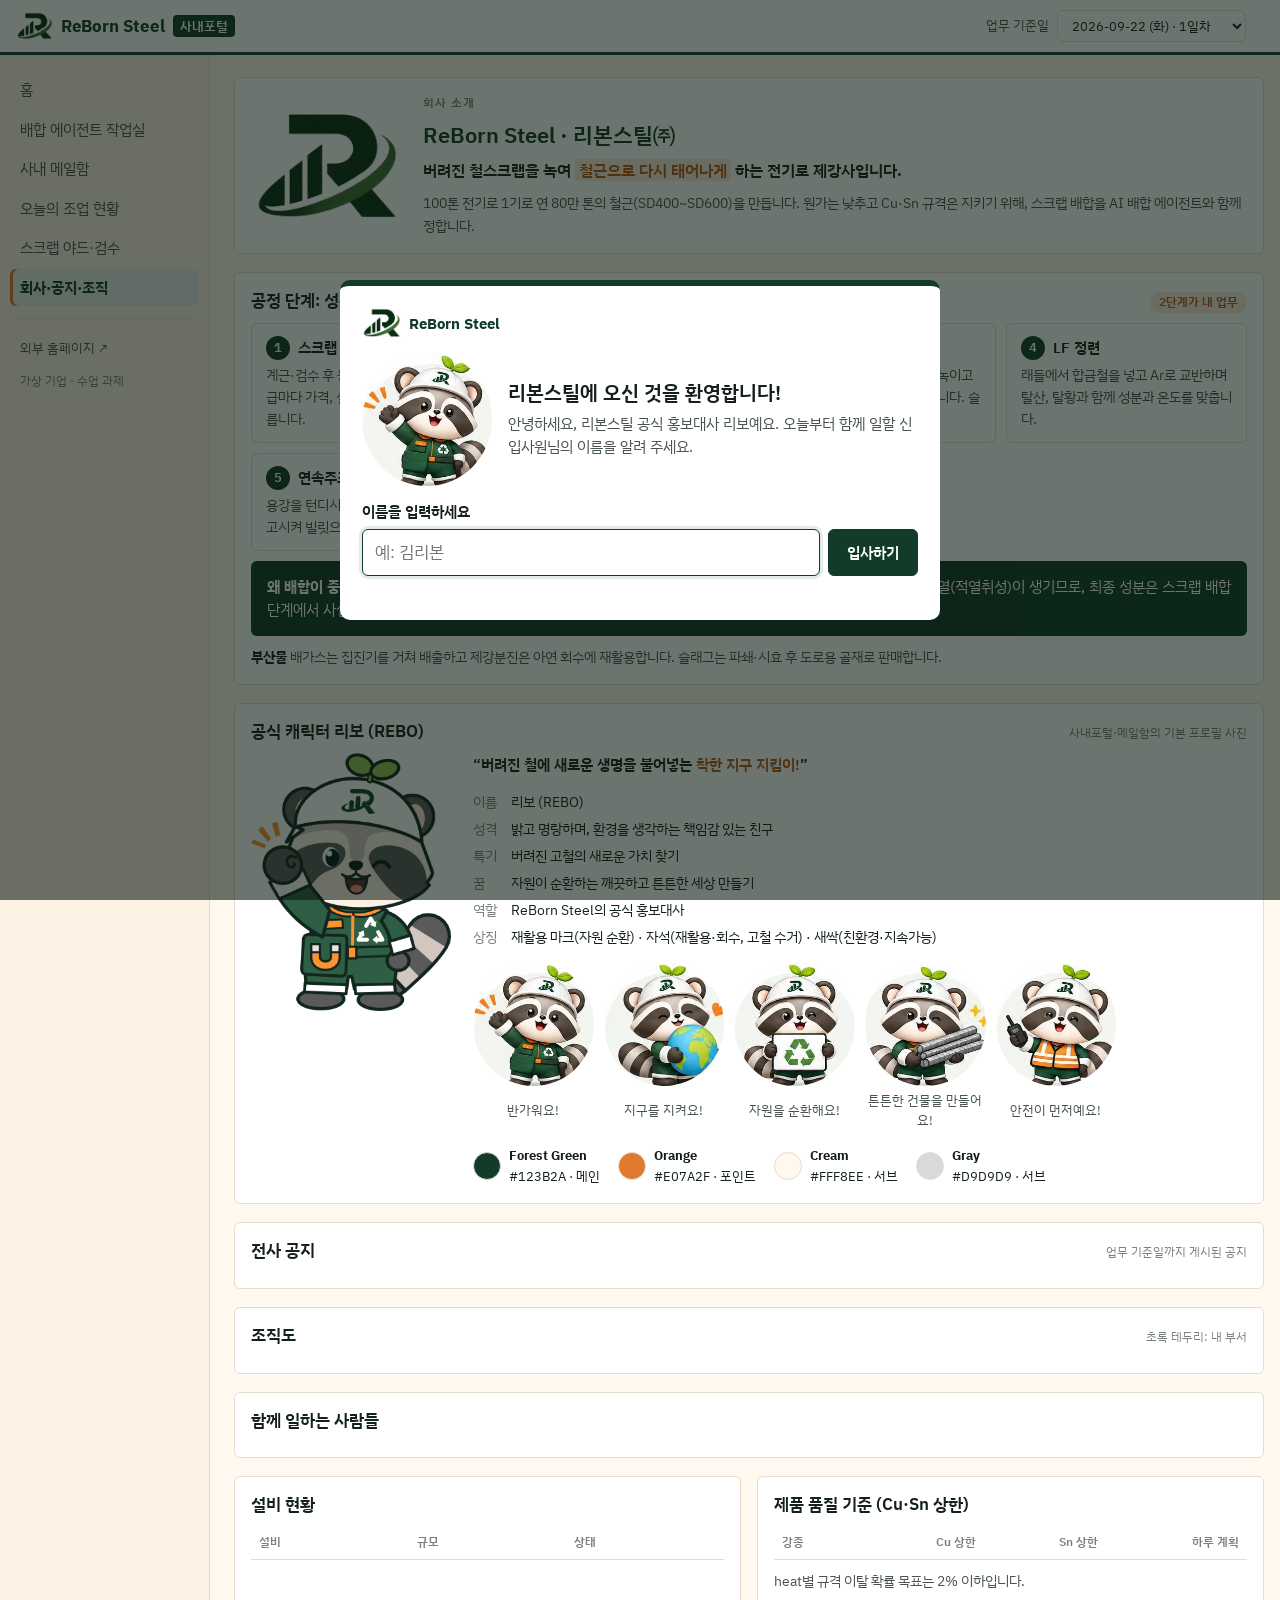
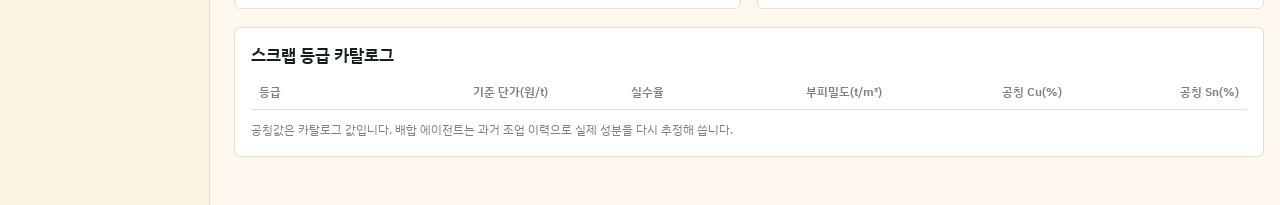
<file: docs/intranet/company.html>
<!doctype html>
<html lang="ko">
<head>
<meta charset="utf-8">
<meta name="viewport" content="width=device-width, initial-scale=1, viewport-fit=cover">
<title>회사·공지·조직</title>
<meta name="description" content="리본스틸 사내포털: 회사 소개, 공정, 사내 캐릭터 리보, 전사 공지, 조직도, 설비, 품질 기준 (가상 데이터)">
<link rel="icon" href="assets/rebo-face.png">
<link rel="preconnect" href="https://fonts.googleapis.com">
<link rel="preconnect" href="https://fonts.gstatic.com" crossorigin>
<link rel="stylesheet" href="https://fonts.googleapis.com/css2?family=IBM+Plex+Sans+KR:wght@400;500;600;700&family=IBM+Plex+Mono:wght@400;500&display=swap">
<link rel="stylesheet" href="assets/portal.css">
<style>
.about { display: grid; grid-template-columns: auto minmax(0, 1fr); gap: 22px; align-items: center; }
.about img { width: 150px; height: auto; }
.about h2 { font-size: 1.35rem; color: var(--accent); }
.about .slogan { font-size: 1.02rem; font-weight: 600; }
.about .slogan mark { background: var(--point-soft); color: var(--point-ink); padding: 0 4px; border-radius: 3px; }
.steps { display: grid; grid-template-columns: repeat(auto-fit, minmax(min(100%, 230px), 1fr)); gap: 10px; }
.step { border: 1px solid var(--line); border-radius: var(--r); padding: 12px 14px; display: grid; gap: 4px; background: var(--surface); }
.step h3 { display: flex; align-items: center; gap: 8px; }
.step .n { width: 24px; height: 24px; border-radius: 50%; background: var(--accent); color: var(--accent-ink); display: inline-grid; place-items: center; font-size: .8rem; flex: none; }
.step p { font-size: .86rem; color: var(--ink-2); }
.step.mine { background: var(--point-soft); border-color: var(--point); }
.step.mine .n { background: var(--point); color: #fff; }
.step.mine h3 { color: var(--point-ink); }
.why { background: var(--accent); color: var(--accent-ink); border-radius: var(--r); padding: 14px 16px; font-size: .92rem; }
.rebo { display: grid; grid-template-columns: 200px minmax(0, 1fr); gap: 22px; align-items: start; }
.rebo > img { width: 200px; height: auto; }
.variants { display: grid; grid-template-columns: repeat(auto-fill, minmax(110px, 1fr)); gap: 10px; }
.variants figure { margin: 0; display: grid; gap: 4px; justify-items: center; text-align: center; font-size: .8rem; color: var(--ink-2); }
.variants img { width: 100%; max-width: 130px; height: auto; border-radius: 50%; }
.swatches { display: flex; flex-wrap: wrap; gap: 10px 18px; }
.swatches div { display: flex; align-items: center; gap: 8px; font-size: .8rem; }
.swatches i { width: 28px; height: 28px; border-radius: 50%; border: 1px solid var(--line); flex: none; }
.swatches b { display: block; font-size: .84rem; }
details.notice { border-bottom: 1px solid var(--line); padding: 10px 0; }
details.notice:last-child { border-bottom: 0; }
details.notice summary { cursor: pointer; display: flex; gap: 10px; align-items: baseline; flex-wrap: wrap; }
details.notice summary b { font-weight: 600; }
details.notice .mailbody { padding: 10px 0 4px 2px; }
.people { display: grid; grid-template-columns: repeat(auto-fill, minmax(min(100%, 250px), 1fr)); gap: 8px; }
.person { display: grid; grid-template-columns: auto minmax(0, 1fr); gap: 0 10px; align-items: center; border: 1px solid var(--line); border-radius: var(--r); padding: 8px 10px; }
.person.me { border-color: var(--point); background: var(--point-soft); }
.person b { font-size: .9rem; }
.person span { font-size: .78rem; color: var(--ink-2); }
@media (max-width: 600px) { .about, .rebo { grid-template-columns: 1fr; } .about img { width: 110px; } .rebo > img { width: 150px; } }
</style>
</head>
<body data-page="company">
<header id="topbar"></header>
<div class="shell">
<nav class="side" id="side" aria-label="사내 메뉴"></nav>
<main>
  <section class="card" aria-labelledby="aT">
    <div class="about">
      <img src="assets/brand/logo-mark.png" alt="ReBorn Steel 로고: R 글자와 상승 막대, 초록 궤도">
      <div style="display:grid;gap:8px">
        <div class="eyebrow">회사 소개</div>
        <h2 id="aT">ReBorn Steel · 리본스틸㈜</h2>
        <p class="slogan">버려진 철스크랩을 녹여 <mark>철근으로 다시 태어나게</mark> 하는 전기로 제강사입니다.</p>
        <p class="ink2" style="font-size:.9rem">100톤 전기로 1기로 연 80만 톤의 철근(SD400~SD600)을 만듭니다. 원가는 낮추고 Cu·Sn 규격은 지키기 위해, 스크랩 배합을 AI 배합 에이전트와 함께 정합니다.</p>
      </div>
    </div>
  </section>

  <section class="card" aria-labelledby="sT2">
    <div class="card-h"><h2 id="sT2">공정 단계: 성분은 배합에서 결정된다</h2><span class="pill point">2단계가 내 업무</span></div>
    <div class="steps">
      <div class="step"><h3><span class="n">1</span>스크랩 입고·야드</h3><p>계근·검수 후 등급별로 적치합니다. 등급마다 가격, 실수율, 불순물 함량이 다릅니다.</p></div>
      <div class="step mine"><h3><span class="n">2</span>배합·장입 (내 업무)</h3><p>강종에 맞춰 등급별 장입량을 정하고 버킷에 담아 전기로에 넣습니다. AI 배합 에이전트가 적용되는 지점입니다.</p></div>
      <div class="step"><h3><span class="n">3</span>전기로 용해</h3><p>흑연 전극의 아크열로 스크랩을 녹이고 산소를 불어 탄소와 인을 제거합니다. 슬래그는 따로 배출합니다.</p></div>
      <div class="step"><h3><span class="n">4</span>LF 정련</h3><p>래들에서 합금철을 넣고 Ar로 교반하며 탈산, 탈황과 함께 성분과 온도를 맞춥니다.</p></div>
      <div class="step"><h3><span class="n">5</span>연속주조</h3><p>용강을 턴디시와 몰드에 통과시키며 응고시켜 빌릿으로 절단합니다.</p></div>
      <div class="step"><h3><span class="n">6</span>압연</h3><p>빌릿을 가열한 뒤 압연기에서 눌러 철근으로 만들고 건설 현장으로 출하합니다.</p></div>
    </div>
    <p class="why"><b>왜 배합이 중요한가:</b> Cu·Sn은 철보다 산화되기 어려워 용해·정련으로 제거되지 않습니다. 과다하면 압연 중 표면 균열(적열취성)이 생기므로, 최종 성분은 스크랩 배합 단계에서 사실상 결정됩니다.</p>
    <p class="ink2" style="font-size:.86rem"><b style="color:var(--ink)">부산물</b> 배가스는 집진기를 거쳐 배출하고 제강분진은 아연 회수에 재활용합니다. 슬래그는 파쇄·시효 후 도로용 골재로 판매합니다.</p>
  </section>

  <section class="card" aria-labelledby="rT">
    <div class="card-h"><h2 id="rT">공식 캐릭터 리보 (REBO)</h2><span class="muted" style="font-size:.78rem">사내포털·메일함의 기본 프로필 사진</span></div>
    <div class="rebo">
      <img src="assets/rebo.png" alt="리보: 새싹이 돋은 흰 안전모와 녹색 작업복, 자석 주머니를 단 너구리">
      <div style="display:grid;gap:14px">
        <p class="slogan" style="font-weight:600">“버려진 철에 새로운 생명을 불어넣는 <span style="color:var(--point-ink)">착한 지구 지킴이!</span>”</p>
        <dl class="kv" style="display:grid;grid-template-columns:max-content minmax(0,1fr);gap:4px 14px;margin:0;font-size:.9rem">
          <dt class="muted">이름</dt><dd style="margin:0">리보 (REBO)</dd>
          <dt class="muted">성격</dt><dd style="margin:0">밝고 명랑하며, 환경을 생각하는 책임감 있는 친구</dd>
          <dt class="muted">특기</dt><dd style="margin:0">버려진 고철의 새로운 가치 찾기</dd>
          <dt class="muted">꿈</dt><dd style="margin:0">자원이 순환하는 깨끗하고 튼튼한 세상 만들기</dd>
          <dt class="muted">역할</dt><dd style="margin:0">ReBorn Steel의 공식 홍보대사</dd>
          <dt class="muted">상징</dt><dd style="margin:0">재활용 마크(자원 순환) · 자석(재활용·회수, 고철 수거) · 새싹(친환경·지속가능)</dd>
        </dl>
        <div class="variants">
          <figure><img src="assets/brand/rebo-hello.jpg" alt=""><figcaption>반가워요!</figcaption></figure>
          <figure><img src="assets/brand/rebo-earth.jpg" alt=""><figcaption>지구를 지켜요!</figcaption></figure>
          <figure><img src="assets/brand/rebo-recycle.jpg" alt=""><figcaption>자원을 순환해요!</figcaption></figure>
          <figure><img src="assets/brand/rebo-build.jpg" alt=""><figcaption>튼튼한 건물을 만들어요!</figcaption></figure>
          <figure><img src="assets/brand/rebo-safety.jpg" alt=""><figcaption>안전이 먼저예요!</figcaption></figure>
        </div>
        <div class="swatches" aria-label="브랜드 컬러 팔레트">
          <div><i style="background:#123B2A"></i><span><b>Forest Green</b>#123B2A · 메인</span></div>
          <div><i style="background:#E07A2F"></i><span><b>Orange</b>#E07A2F · 포인트</span></div>
          <div><i style="background:#FFF8EE"></i><span><b>Cream</b>#FFF8EE · 서브</span></div>
          <div><i style="background:#D9D9D9"></i><span><b>Gray</b>#D9D9D9 · 서브</span></div>
        </div>
      </div>
    </div>
  </section>

  <section class="card" id="notices" aria-labelledby="nT">
    <div class="card-h"><h2 id="nT">전사 공지</h2><span class="muted" style="font-size:.78rem">업무 기준일까지 게시된 공지</span></div>
    <div id="nlist"></div>
  </section>

  <section class="card" aria-labelledby="oT">
    <div class="card-h"><h2 id="oT">조직도</h2><span class="muted" style="font-size:.78rem">초록 테두리: 내 부서</span></div>
    <div class="org" id="org"></div>
  </section>

  <section class="card" aria-labelledby="pT">
    <h2 id="pT">함께 일하는 사람들</h2>
    <div class="people" id="people"></div>
  </section>

  <div class="grid2">
    <section class="card" aria-labelledby="fT">
      <h2 id="fT">설비 현황</h2>
      <div class="scroll-x"><table><thead><tr><th>설비</th><th>규모</th><th>상태</th></tr></thead><tbody id="fac"></tbody></table></div>
    </section>
    <section class="card" aria-labelledby="qT">
      <h2 id="qT">제품 품질 기준 (Cu·Sn 상한)</h2>
      <div class="scroll-x"><table><thead><tr><th>강종</th><th class="r">Cu 상한</th><th class="r">Sn 상한</th><th class="r">하루 계획</th></tr></thead><tbody id="spec"></tbody></table></div>
      <p class="ink2" style="font-size:.86rem">heat별 규격 이탈 확률 목표는 2% 이하입니다.</p>
    </section>
  </div>

  <section class="card" aria-labelledby="cT">
    <h2 id="cT">스크랩 등급 카탈로그</h2>
    <div class="scroll-x"><table><thead><tr><th>등급</th><th class="r">기준 단가(원/t)</th><th class="r">실수율</th><th class="r">부피밀도(t/m³)</th><th class="r">공칭 Cu(%)</th><th class="r">공칭 Sn(%)</th></tr></thead><tbody id="cat"></tbody></table></div>
    <p class="muted" style="font-size:.78rem">공칭값은 카탈로그 값입니다. 배합 에이전트는 과거 조업 이력으로 실제 성분을 다시 추정해 씁니다.</p>
  </section>
</main>
</div>

<script src="../data/results.js"></script>
<script src="data/company.js"></script>
<script src="assets/portal.js"></script>
<script>
(function () {
  "use strict";
  var P = window.Portal; if (!P || !P.D) return;
  var $ = P.$, esc = P.esc;
  var ORG = [
    { name: "생산본부", head: "정민재 본부장", teams: ["제강팀", "원료팀", "품질보증팀", "생산기술팀", "압연팀"] },
    { name: "경영지원본부", head: "", teams: ["구매팀", "인사팀", "경영지원팀", "안전환경팀", "홍보팀"] }
  ];

  function render(c) {
    var u = c.user;
    var ns = P.NOTICES.filter(function (n) { return n.date <= c.date; }).slice().reverse();
    $("nlist").innerHTML = ns.map(function (n) {
      var s = P.sender(n.from);
      return '<details class="notice" id="' + n.key + '"' + (location.hash === "#" + n.key ? " open" : "") + '><summary><span class="pill mute">공지</span><b>' + esc(n.subject) +
        '</b><span class="muted" style="font-size:.8rem">' + esc(s.name) + " · " + n.date + "</span></summary>" + '<div class="mailbody"><div class="txt">' + P.renderBody(n.body) + "</div></div></details>";
    }).join("") || '<p class="empty">게시된 공지가 없습니다.</p>';
    if (location.hash && $(location.hash.slice(1))) $(location.hash.slice(1)).scrollIntoView();

    $("org").innerHTML = '<div class="node top"><b>대표이사</b><span>리본스틸㈜</span></div><div class="row">' + ORG.map(function (d) {
      return '<div class="div"><div class="node"><b>' + d.name + "</b>" + (d.head ? "<span>" + d.head + "</span>" : "") + '</div><div class="teams">' +
        d.teams.map(function (t) { return '<div class="node' + (u.team === t ? " mine" : "") + '"><b>' + t + "</b>" + (u.team === t ? "<span>" + esc(u.name) + " 사원 소속</span>" : "") + "</div>"; }).join("") + "</div></div>";
    }).join("") + "</div>";

    $("people").innerHTML = [u].concat(P.PEOPLE).map(function (p) {
      return '<div class="person' + (p.id === "me" ? " me" : "") + '">' + P.profilePic() + '<div><b>' + esc(p.name) + " " + esc(p.title) + (p.id === "me" ? " (나 · 신입)" : "") +
        "</b><br><span>" + esc(p.team) + " · " + esc(p.role) + "</span></div></div>";
    }).join("");

    var ok = '<span class="pill good">● 정상 가동</span>';
    var lf = c.date === "2026-10-18" || c.date === "2026-10-19" ? '<span class="pill warn">△ 야간 정기 점검</span>' : ok;
    $("fac").innerHTML = [
      ["전기로(EAF)", "100톤 1기 · 하루 약 24 heat", ok],
      ["장입 버킷", "60m³ · heat당 최대 3회 (180m³)", ok],
      ["LF 래들 정련로", "1기", lf],
      ["빌릿 연속주조기", "1기", ok],
      ["봉강 압연 라인", "1라인 · 철근 SD400~600", ok],
      ["백필터 집진기", "제강분진 → 아연 회수", ok]
    ].map(function (r) { return "<tr><td><b>" + r[0] + "</b></td><td>" + r[1] + "</td><td>" + r[2] + "</td></tr>"; }).join("");

    var cnt = {}; P.C.plan.forEach(function (h) { cnt[h.steel_grade] = (cnt[h.steel_grade] || 0) + 1; });
    $("spec").innerHTML = P.C.specs.map(function (s) {
      return "<tr><td><b>" + s.steel_grade + '</b></td><td class="r">' + s.cu_max_pct.toFixed(2) + '%</td><td class="r">' + s.sn_max_pct.toFixed(3) + '%</td><td class="r">' + (cnt[s.steel_grade] || 0) + " heat</td></tr>";
    }).join("");
    $("cat").innerHTML = P.C.scrap.map(function (s) {
      return '<tr><td><span style="display:inline-block;width:10px;height:10px;border-radius:2px;margin-right:6px;background:' + P.css(P.GCOL[s.grade_id]) + '"></span><b>' + esc(s.name_kr) +
        '</b> <span class="mono muted" style="font-size:.76rem">' + s.grade_id + '</span></td><td class="r">' + P.won(s.price_krw_per_t) + '</td><td class="r">' + s.yield.toFixed(2) +
        '</td><td class="r">' + s.bulk_density_t_per_m3.toFixed(2) + '</td><td class="r">' + s.nominal_cu_pct.toFixed(2) + '</td><td class="r">' + s.nominal_sn_pct.toFixed(3) + "</td></tr>";
    }).join("");
  }
  P.start(render);
})();
</script>
</body>
</html>
</file>
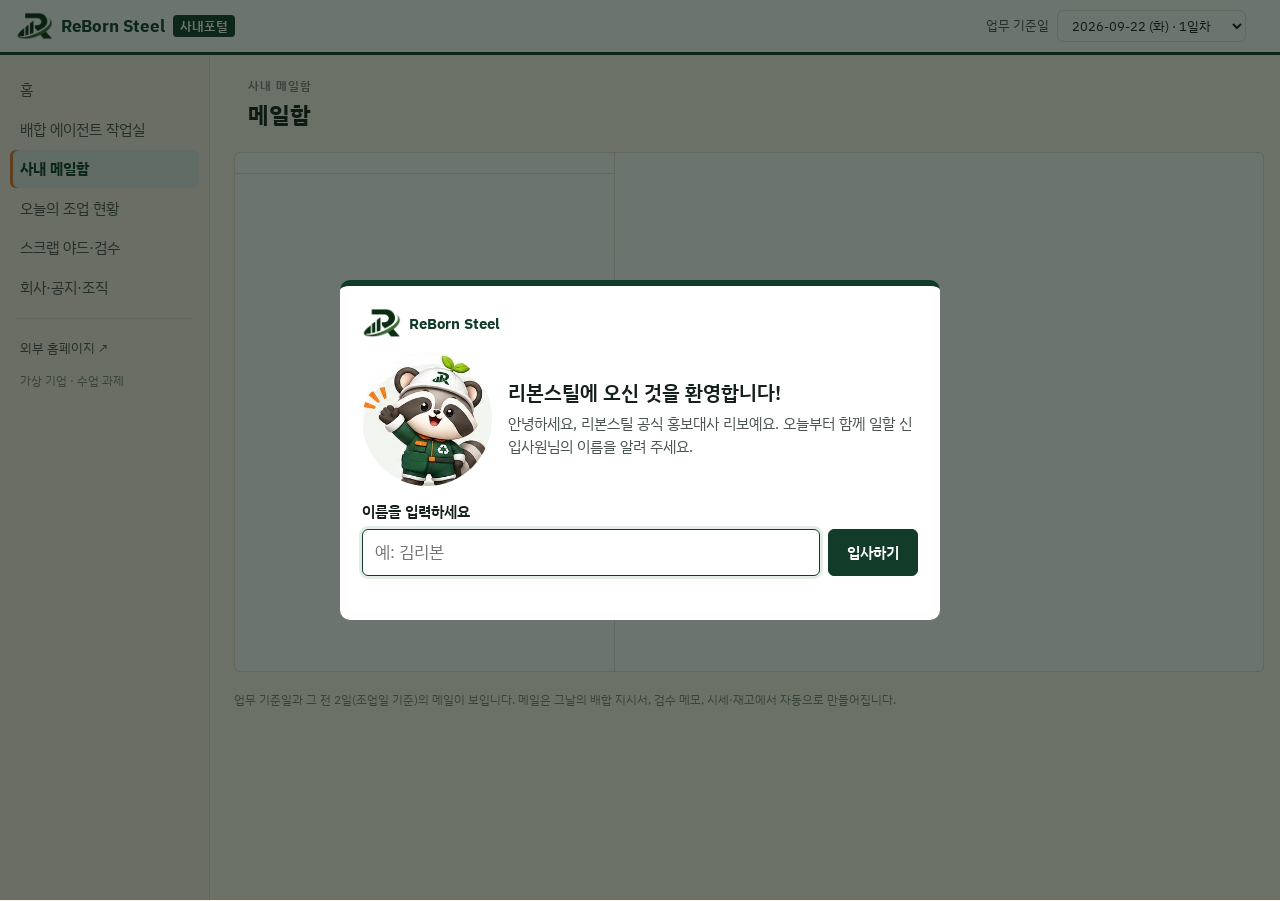
<file: docs/intranet/mail.html>
<!doctype html>
<html lang="ko">
<head>
<meta charset="utf-8">
<meta name="viewport" content="width=device-width, initial-scale=1, viewport-fit=cover">
<title>사내 메일함</title>
<meta name="description" content="리본스틸 사내 메일함: 접속한 직원의 받은 메일과 할 일 (가상 데이터)">
<link rel="icon" href="assets/rebo-face.png">
<link rel="preconnect" href="https://fonts.googleapis.com">
<link rel="preconnect" href="https://fonts.gstatic.com" crossorigin>
<link rel="stylesheet" href="https://fonts.googleapis.com/css2?family=IBM+Plex+Sans+KR:wght@400;500;600;700&family=IBM+Plex+Mono:wght@400;500&display=swap">
<link rel="stylesheet" href="assets/portal.css">
<style>
.box-head { display: flex; align-items: center; gap: 14px; flex-wrap: wrap; }
.box-head .avatar { width: 52px; height: 52px; }
.mailapp { display: grid; grid-template-columns: minmax(280px, 380px) minmax(0, 1fr); background: var(--surface); border: 1px solid var(--line); border-radius: var(--r); min-height: 520px; }
.mailapp > * { min-width: 0; }
.listpane { border-right: 1px solid var(--line); display: grid; grid-template-rows: auto 1fr; min-height: 0; }
.listpane > * { min-width: 0; }
.listpane .filters { padding: 10px 12px; border-bottom: 1px solid var(--line); }
.listpane .scroll { overflow-y: auto; max-height: 70vh; }
.readpane { padding: 18px 20px; }
@media (max-width: 860px) {
  .mailapp { grid-template-columns: 1fr; }
  .listpane { border-right: 0; border-bottom: 1px solid var(--line); }
  .listpane .scroll { max-height: 46vh; }
  .readpane { padding: 16px; }
}
</style>
</head>
<body data-page="mail">
<header id="topbar"></header>
<div class="shell">
<nav class="side" id="side" aria-label="사내 메뉴"></nav>
<main>
  <div class="box-head">
    <span id="ownerPic"></span>
    <div class="pagehead">
      <div class="eyebrow">사내 메일함</div>
      <h1 id="ownerT">메일함</h1>
      <p id="ownerS" style="font-size:.88rem"></p>
    </div>
  </div>

  <div class="mailapp">
    <div class="listpane">
      <div class="filters chips" id="filters" role="group" aria-label="메일 걸러 보기"></div>
      <div class="scroll"><ul class="maillist" id="list"></ul></div>
    </div>
    <article class="readpane" id="read" aria-live="polite" tabindex="-1"></article>
  </div>
  <p class="muted" style="font-size:.78rem">업무 기준일과 그 전 2일(조업일 기준)의 메일이 보입니다. 메일은 그날의 배합 지시서, 검수 메모, 시세·재고에서 자동으로 만들어집니다.</p>
</main>
</div>

<script src="../data/results.js"></script>
<script src="data/company.js"></script>
<script src="assets/portal.js"></script>
<script>
(function () {
  "use strict";
  var P = window.Portal; if (!P || !P.D) return;
  var $ = P.$, esc = P.esc;
  var filter = "all", selId = P.params.get("id");
  var FILTERS = [["all", "전체"], ["unread", "안 읽음"], ["task", "할 일"], ["notice", "공지"]];

  function render(c) {
    var u = c.user, mails = P.mailbox(c.date);
    $("ownerPic").innerHTML = P.profilePic("lg");
    $("ownerT").textContent = u.name + " " + u.title + "의 메일함";
    var todo = mails.filter(function (m) { return m.date === c.date && P.taskOf(m) && !P.isDone(m); }).length;
    $("ownerS").textContent = u.team + " · " + u.role + " · 기준일 남은 할 일 " + todo + "건";

    $("filters").innerHTML = FILTERS.map(function (f) {
      var n = mails.filter(match(f[0], u)).length;
      return '<button type="button" class="chip" data-f="' + f[0] + '" aria-pressed="' + (filter === f[0]) + '">' + f[1] + ' <span class="num muted">' + n + "</span></button>";
    }).join("");
    Array.prototype.forEach.call($("filters").children, function (b) { b.addEventListener("click", function () { filter = b.dataset.f; render(c); }); });

    var shown = mails.filter(match(filter, u));
    if (!mails.some(function (m) { return m.id === selId; })) selId = shown.length ? shown[0].id : null;
    var html = "", lastDay = null;
    shown.forEach(function (m) {
      if (m.date !== lastDay) { html += '<li class="mailday" aria-hidden="true">' + P.md(m.date) + " (" + P.dow(m.date) + ")" + (m.date === c.date ? " · 기준일" : "") + "</li>"; lastDay = m.date; }
      var t = P.taskOf(m);
      html += '<li class="' + (P.isRead(m) ? "" : "unread") + '"><button type="button" data-id="' + esc(m.id) + '"' + (m.id === selId ? ' aria-current="true"' : "") + ">" +
        '<span class="dot" aria-hidden="true"></span><span class="from">' + esc(P.sender(m.from).name) + '</span><span class="time">' + esc(m.time) + "</span>" +
        '<span class="subj">' + (P.isRead(m) ? "" : '<span class="sr" style="position:absolute;left:-9999px">안 읽음 </span>') + esc(m.subject) + "</span>" +
        '<span class="tags">' + P.tagPill(m.tag) + (t ? (P.isDone(m) ? '<span class="pill good">✓ 완료</span>' : '<span class="pill warn">할 일</span>') : "") + "</span></button></li>";
    });
    $("list").innerHTML = html || '<li class="empty" style="padding:14px">해당하는 메일이 없습니다.</li>';
    Array.prototype.forEach.call($("list").querySelectorAll("button"), function (b) {
      b.addEventListener("click", function () {
        selId = b.dataset.id; render(c);
        if (window.matchMedia("(max-width: 860px)").matches) $("read").scrollIntoView({ behavior: "smooth", block: "start" });
        $("read").focus({ preventScroll: true });
      });
    });

    var m = mails.filter(function (x) { return x.id === selId; })[0];
    if (!m) { $("read").innerHTML = '<p class="empty">메일을 고르세요.</p>'; return; }
    var wasUnread = !P.isRead(m);
    P.setRead(m);
    var s = P.sender(m.from), t = P.taskOf(m);
    var toNames = m.to.indexOf("all") >= 0 ? "전 직원" : m.to.map(function (id) { var p = P.person(id); return id === "me" ? p.name + " " + p.title + " (나)" : p.name + " " + p.title; }).join(", ");
    $("read").innerHTML = '<div class="mailbody"><div class="head"><div style="display:flex;gap:8px;align-items:center;flex-wrap:wrap">' + P.tagPill(m.tag) + '<h2 style="font-size:1.1rem">' + esc(m.subject) + "</h2></div>" +
      '<div style="display:flex;gap:10px;align-items:center">' + P.senderAvatar(m.from) + '<div class="meta"><span><b style="color:var(--ink)">' + esc(s.name) + "</b> · " + esc(s.sub) + "</span>" +
      "<span>받는 사람: " + esc(toNames) + "</span><span>" + m.date + " (" + P.dow(m.date) + ") " + esc(m.time) + "</span></div></div></div>" +
      (t ? '<div class="todo"><label><input type="checkbox" id="doneCb"' + (P.isDone(m) ? " checked" : "") + "> 할 일: " + esc(t.text) + '</label><a class="btn primary" href="' + esc(t.href) + '">처리하러 가기</a></div>' : "") +
      '<div class="txt">' + P.renderBody(m.body) + "</div></div>";
    if (t) $("doneCb").addEventListener("change", function (e) { P.setDone(m, e.target.checked); render(c); });
    if (wasUnread) { P.refresh(); render(c); }
  }
  function match(f, u) {
    return function (m) {
      if (f === "unread") return !P.isRead(m);
      if (f === "task") return !!P.taskOf(m);
      if (f === "notice") return m.tag === "공지";
      return true;
    };
  }
  P.start(render);
})();
</script>
</body>
</html>
</file>
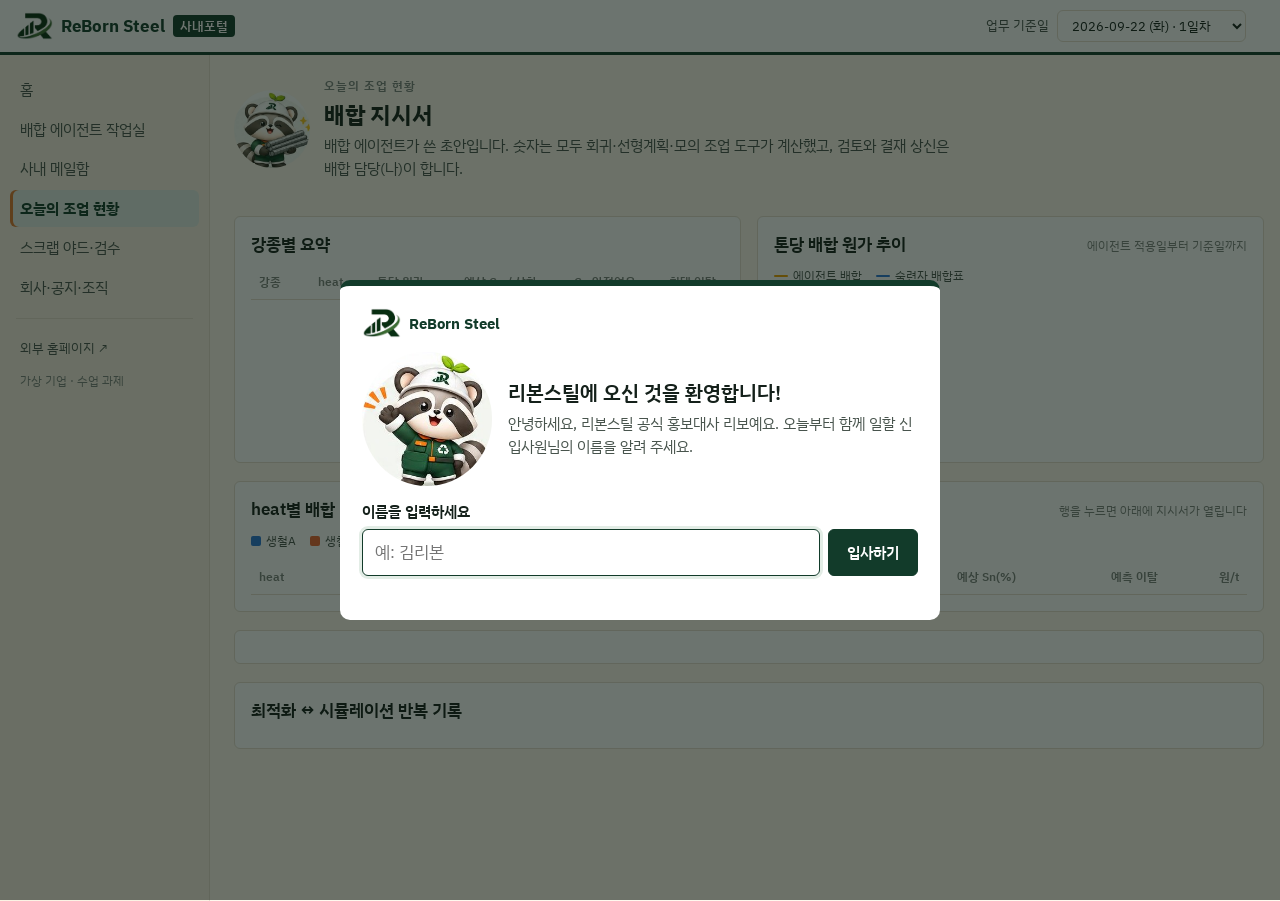
<file: docs/intranet/ops.html>
<!doctype html>
<html lang="ko">
<head>
<meta charset="utf-8">
<meta name="viewport" content="width=device-width, initial-scale=1, viewport-fit=cover">
<title>오늘의 조업 현황</title>
<meta name="description" content="리본스틸 사내포털: 날짜별 배합 지시서, heat별 예측 이탈 확률, 원가 추이 (가상 데이터)">
<link rel="icon" href="assets/rebo-face.png">
<link rel="preconnect" href="https://fonts.googleapis.com">
<link rel="preconnect" href="https://fonts.gstatic.com" crossorigin>
<link rel="stylesheet" href="https://fonts.googleapis.com/css2?family=IBM+Plex+Sans+KR:wght@400;500;600;700&family=IBM+Plex+Mono:wght@400;500&display=swap">
<link rel="stylesheet" href="assets/portal.css">
<style>
.charges { display: grid; grid-template-columns: repeat(auto-fill, minmax(150px, 1fr)); gap: 6px; }
.charges div { border: 1px solid var(--line); border-radius: 4px; padding: 6px 8px; font-size: .85rem; display: flex; justify-content: space-between; gap: 6px; }
.log { margin: 0; padding-left: 18px; font-size: .85rem; color: var(--ink-2); display: grid; gap: 4px; font-variant-numeric: tabular-nums; }
</style>
</head>
<body data-page="ops">
<header id="topbar"></header>
<div class="shell">
<nav class="side" id="side" aria-label="사내 메뉴"></nav>
<main>
  <div class="headpic">
    <img src="assets/brand/rebo-build.jpg" alt="">
    <div class="pagehead">
      <div class="eyebrow" id="eb">오늘의 조업 현황</div>
      <h1 id="title">배합 지시서</h1>
      <p>배합 에이전트가 쓴 초안입니다. 숫자는 모두 회귀·선형계획·모의 조업 도구가 계산했고, 검토와 결재 상신은 배합 담당(나)이 합니다.</p>
    </div>
  </div>
  <div class="tiles" id="tiles"></div>

  <div class="grid2">
    <section class="card" aria-labelledby="stT">
      <h2 id="stT">강종별 요약</h2>
      <div class="scroll-x"><table id="steel"><thead><tr><th>강종</th><th class="r">heat</th><th class="r">톤당 원가</th><th class="r">예상 Cu / 상한</th><th class="r">Cu 안전여유</th><th class="r">최대 이탈</th></tr></thead><tbody></tbody></table></div>
      <p class="ink2" style="font-size:.86rem" id="dayText"></p>
    </section>
    <section class="card chart" aria-labelledby="costT">
      <div class="card-h"><h2 id="costT">톤당 배합 원가 추이</h2><span class="muted" style="font-size:.78rem">에이전트 적용일부터 기준일까지</span></div>
      <div class="legend"><span><i class="ln" style="background:var(--s4)"></i>에이전트 배합</span><span><i class="ln" style="background:var(--s1)"></i>숙련자 배합표</span></div>
      <svg id="cost" role="img" aria-label="날짜별 톤당 배합 원가: 에이전트 배합과 숙련자 배합표 비교"></svg>
    </section>
  </div>

  <section class="card" aria-labelledby="heatT">
    <div class="card-h"><h2 id="heatT">heat별 배합</h2><span class="muted" style="font-size:.78rem">행을 누르면 아래에 지시서가 열립니다</span></div>
    <div class="legend" id="gl"></div>
    <div class="scroll-x"><table id="heats"><thead><tr><th>heat</th><th>강종</th><th>배합 비율</th><th class="r">장입(t)</th><th class="r">예상 Cu(%)</th><th class="r">예상 Sn(%)</th><th class="r">예측 이탈</th><th class="r">원/t</th></tr></thead><tbody></tbody></table></div>
  </section>
  <section class="card" id="detail" aria-live="polite"></section>

  <section class="card" id="log" aria-labelledby="logT">
    <h2 id="logT">최적화 ↔ 시뮬레이션 반복 기록</h2>
    <ol class="log" id="logList"></ol>
  </section>
</main>
</div>

<script src="../data/results.js"></script>
<script src="data/company.js"></script>
<script src="assets/portal.js"></script>
<script>
(function () {
  "use strict";
  var P = window.Portal; if (!P || !P.D) return;
  var $ = P.$, esc = P.esc, cur = null, curHeat = P.params.get("heat");

  $("gl").innerHTML = P.GRADES.map(function (g) { return '<span><i style="background:' + P.css(P.GCOL[g]) + '"></i>' + P.GNAME[g] + "</span>"; }).join("");

  function render(c) {
    var S = c.sheet, f = S.summary; cur = S;
    $("eb").textContent = "오늘의 조업 현황 · " + c.date + " (" + P.dow(c.date) + ")";
    $("title").textContent = P.md(c.date) + " 배합 지시서 · 24 heat";
    var maxP = Math.max.apply(null, S.heats.map(function (h) { return h.p_fail_pct; }));
    var fl = P.flagged(S);
    $("tiles").innerHTML = [
      ["톤당 배합 원가", P.won(f.cost_per_t) + "원", "숙련자 배합 " + P.won(f.expert_cost_per_t) + "원"],
      ["톤당 절감", P.won(f.saving_per_t) + "원", "하루 약 " + (f.saving_per_t * P.tapTotal(S) / 1e6).toFixed(1) + "백만 원"],
      ["반복 횟수", f.iterations + "회", "최적화–시뮬레이션 (최대 6회)"],
      ["예측 최대 이탈", maxP.toFixed(1) + "%", "에이전트 추정 분포 기준"],
      ["위험 로트 조치", fl.length + "건", fl.length ? fl.map(function (x) { return x.lot_id; }).join(", ") : "없음"]
    ].map(function (t) { return '<div class="tile"><span class="k">' + t[0] + '</span><span class="v">' + t[1] + '</span><span class="s">' + esc(t[2]) + "</span></div>"; }).join("");

    var cnt = {}; S.heats.forEach(function (h) { cnt[h.steel_grade] = (cnt[h.steel_grade] || 0) + 1; });
    $("steel").querySelector("tbody").innerHTML = Object.keys(f.by_steel).sort().map(function (s) {
      var v = f.by_steel[s];
      return "<tr><td><b>" + s + '</b></td><td class="r">' + cnt[s] + '</td><td class="r">' + P.won(v.cost_per_t) + '</td><td class="r">' + v.pred_cu_pct.toFixed(3) +
        ' <span class="muted">/ ' + v.cu_max_pct.toFixed(2) + '</span></td><td class="r">' + v.margin_cu_pct.toFixed(3) + '%p</td><td class="r">' + v.max_p_fail_pct.toFixed(1) + "%</td></tr>";
    }).join("");
    $("dayText").textContent = S.rationale.day_summary;
    $("logList").innerHTML = S.log.map(function (l) { return "<li>" + esc(l) + "</li>"; }).join("");

    // 원가 추이: 기준일까지 (미래 날짜는 아직 모른다)
    var xs = P.DATES.filter(function (d) { return d <= c.date; });
    P.lineChart($("cost"), {
      x: xs, fmt: function (v) { return (v / 1000).toFixed(0) + "천"; }, tipFmt: function (v) { return P.won(v) + "원/t"; },
      series: [{ name: "에이전트", color: "var(--s4)", vals: xs.map(function (d) { return P.D.sheets[d].summary.cost_per_t; }) },
               { name: "숙련자", color: "var(--s1)", vals: xs.map(function (d) { return P.D.sheets[d].summary.expert_cost_per_t; }) }]
    });

    var tb = $("heats").querySelector("tbody"); tb.innerHTML = "";
    var idx = 0; S.heats.forEach(function (h, i) { if (h.heat_id === curHeat) idx = i; });
    S.heats.forEach(function (h, i) {
      var tr = document.createElement("tr"); tr.className = "click"; tr.tabIndex = 0;
      var bar = '<div class="bar" aria-hidden="true">' + h.charges.map(function (ch) { return '<i style="width:' + ch.pct + "%;background:" + P.css(P.GCOL[ch.grade_id]) + '" data-g="' + ch.grade_id + '" data-t="' + ch.t + '" data-p="' + ch.pct + '"></i>'; }).join("") + "</div>";
      var risk = h.p_fail_pct >= 1.5 ? '<span class="pill warn">' + h.p_fail_pct.toFixed(1) + "%</span>" : h.p_fail_pct.toFixed(1) + "%";
      tr.innerHTML = '<td class="mono">' + h.heat_id + "</td><td>" + h.steel_grade + "</td><td>" + bar + '</td><td class="r">' + h.charge_t.toFixed(1) + '</td><td class="r">' + h.pred_cu_pct.toFixed(3) +
        ' <span class="muted">/ ' + h.cu_max_pct.toFixed(2) + '</span></td><td class="r">' + h.pred_sn_pct.toFixed(4) + ' <span class="muted">/ ' + h.sn_max_pct.toFixed(3) +
        '</span></td><td class="r">' + risk + '</td><td class="r">' + P.won(h.cost_per_t) + "</td>";
      tr.addEventListener("click", function () { pick(i); });
      tr.addEventListener("keydown", function (e) { if (e.key === "Enter" || e.key === " ") { e.preventDefault(); pick(i); } });
      Array.prototype.forEach.call(tr.querySelectorAll(".bar i"), function (seg) { P.hover(seg, P.GNAME[seg.dataset.g] + " " + seg.dataset.t + "t (" + seg.dataset.p + "%)"); });
      tb.appendChild(tr);
    });
    pick(idx);
    if (location.hash === "#log") $("log").scrollIntoView();
  }

  function pick(i) {
    var h = cur.heats[i]; curHeat = h.heat_id;
    Array.prototype.forEach.call($("heats").querySelectorAll("tbody tr"), function (tr, k) { tr.setAttribute("aria-selected", k === i ? "true" : "false"); });
    function meter(label, v, lim, d) {
      var max = lim * 1.25, w = Math.min(v / max, 1) * 100, l = lim / max * 100;
      return '<div class="meter"><span>' + label + ' 예상 <b class="num">' + v.toFixed(d) + "%</b> · 상한 " + lim.toFixed(d) + "% · 여유 " + (lim - v).toFixed(d) + "%p</span>" +
        '<div class="track"><div class="fill" style="width:' + w + '%"></div><div class="lim" style="left:calc(' + l + '% - 1px)"></div></div></div>';
    }
    $("detail").innerHTML = '<div class="card-h"><h2>배합 지시서 · ' + cur.date + " · " + h.heat_id + '</h2><span class="ink2">' + h.steel_grade + " · 목표 출강 " + h.target_tap_t + "t · 장입 " + h.charge_t.toFixed(1) +
      "t · 용적 " + h.volume_m3.toFixed(1) + " / 180 m³</span></div>" +
      '<div class="charges">' + h.charges.map(function (ch) { return '<div><span><i style="display:inline-block;width:9px;height:9px;border-radius:2px;background:' + P.css(P.GCOL[ch.grade_id]) + ';margin-right:6px"></i>' + ch.name_kr + '</span><span class="num">' + ch.t.toFixed(1) + "t · " + ch.pct.toFixed(1) + "%</span></div>"; }).join("") + "</div>" +
      '<div class="grid2" style="gap:12px">' + meter("Cu", h.pred_cu_pct, h.cu_max_pct, 3) + meter("Sn", h.pred_sn_pct, h.sn_max_pct, 4) + "</div>" +
      '<p style="font-size:.9rem"><b>예측 이탈 확률</b> ' + h.p_fail_pct.toFixed(1) + "% (모의 조업 1,000회) · <b>톤당 원가</b> " + P.won(h.cost_per_t) + "원</p>" +
      '<p class="ink2" style="font-size:.9rem"><b style="color:var(--ink)">판단 근거</b> ' + esc(h.rationale) + "</p>";
  }
  P.start(render);
})();
</script>
</body>
</html>
</file>
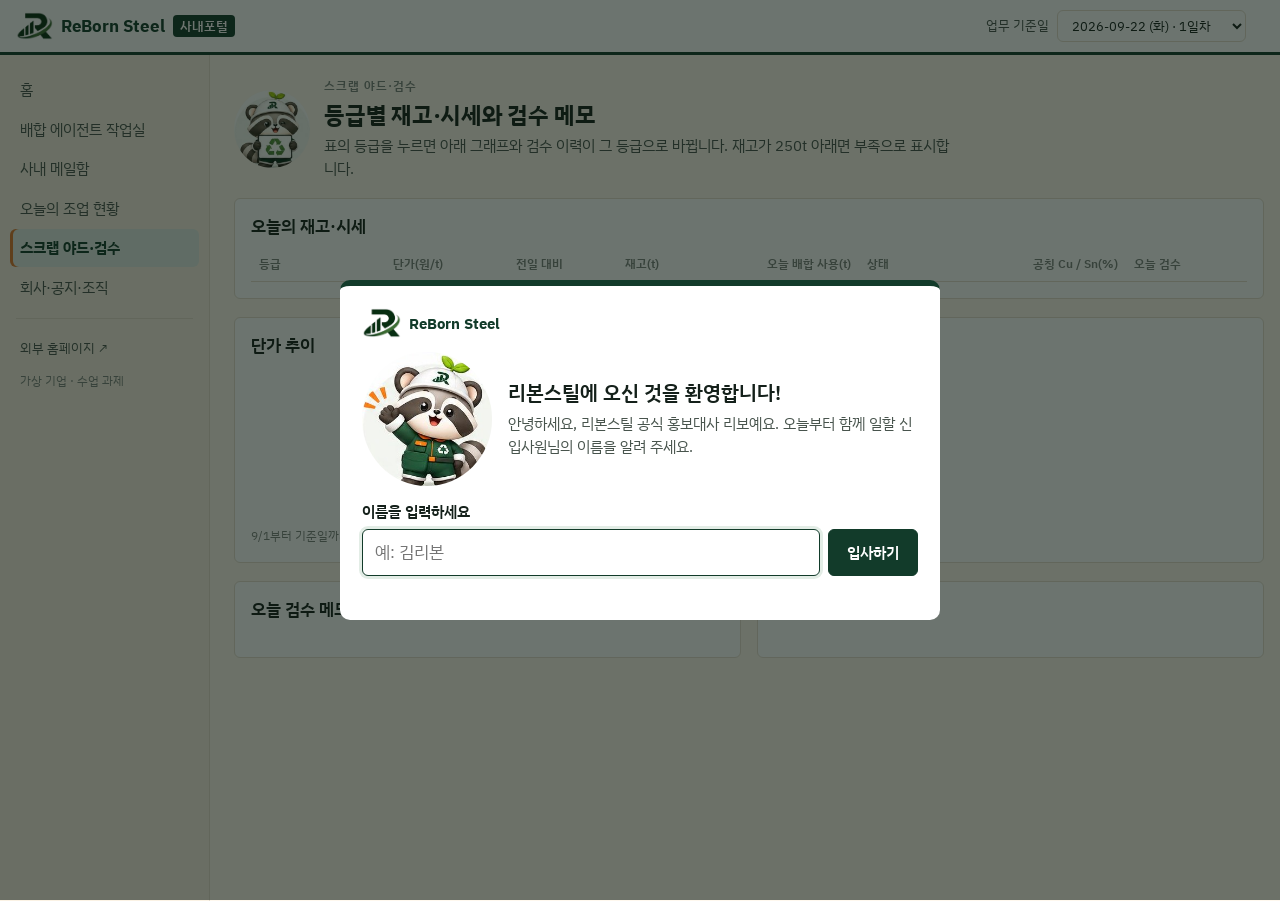
<file: docs/intranet/yard.html>
<!doctype html>
<html lang="ko">
<head>
<meta charset="utf-8">
<meta name="viewport" content="width=device-width, initial-scale=1, viewport-fit=cover">
<title>스크랩 야드·검수</title>
<meta name="description" content="리본스틸 사내포털: 스크랩 등급별 재고·시세와 검수 메모 판정 (가상 데이터)">
<link rel="icon" href="assets/rebo-face.png">
<link rel="preconnect" href="https://fonts.googleapis.com">
<link rel="preconnect" href="https://fonts.gstatic.com" crossorigin>
<link rel="stylesheet" href="https://fonts.googleapis.com/css2?family=IBM+Plex+Sans+KR:wght@400;500;600;700&family=IBM+Plex+Mono:wght@400;500&display=swap">
<link rel="stylesheet" href="assets/portal.css">
<style>
.notes { list-style: none; margin: 0; padding: 0; display: grid; }
.notes li { display: grid; gap: 2px; padding: 9px 0; border-bottom: 1px dashed var(--line); }
.notes li:last-child { border-bottom: 0; }
.notes .row { display: flex; justify-content: space-between; gap: 8px; align-items: start; }
.notes .m { font-size: .78rem; color: var(--muted); }
.sw { display: inline-block; width: 10px; height: 10px; border-radius: 2px; margin-right: 6px; vertical-align: -1px; }
</style>
</head>
<body data-page="yard">
<header id="topbar"></header>
<div class="shell">
<nav class="side" id="side" aria-label="사내 메뉴"></nav>
<main>
  <div class="headpic">
    <img src="assets/brand/rebo-recycle.jpg" alt="">
    <div class="pagehead">
      <div class="eyebrow" id="eb">스크랩 야드·검수</div>
      <h1>등급별 재고·시세와 검수 메모</h1>
      <p>표의 등급을 누르면 아래 그래프와 검수 이력이 그 등급으로 바뀝니다. 재고가 <span id="shortT"></span>t 아래면 부족으로 표시합니다.</p>
    </div>
  </div>

  <section class="card" aria-labelledby="invT">
    <h2 id="invT">오늘의 재고·시세</h2>
    <div class="scroll-x"><table id="inv"><thead><tr><th>등급</th><th class="r">단가(원/t)</th><th class="r">전일 대비</th><th class="r">재고(t)</th><th class="r">오늘 배합 사용(t)</th><th>상태</th><th class="r">공칭 Cu / Sn(%)</th><th>오늘 검수</th></tr></thead><tbody></tbody></table></div>
  </section>

  <div class="grid2">
    <section class="card chart" aria-labelledby="pT">
      <h2 id="pT">단가 추이</h2>
      <svg id="price" role="img" aria-label="선택한 등급의 날짜별 단가"></svg>
      <p class="muted" style="font-size:.78rem">9/1부터 기준일까지, 원/t</p>
    </section>
    <section class="card chart" aria-labelledby="iT">
      <h2 id="iT">재고 추이</h2>
      <svg id="stock" role="img" aria-label="선택한 등급의 날짜별 재고와 부족 기준선"></svg>
      <p class="muted" style="font-size:.78rem">점선은 재고 부족 기준</p>
    </section>
  </div>

  <div class="grid2">
    <section class="card" aria-labelledby="nT">
      <h2 id="nT">오늘 검수 메모</h2>
      <ul class="notes" id="today"></ul>
      <p class="muted" style="font-size:.78rem" id="method"></p>
    </section>
    <section class="card" aria-labelledby="hT">
      <div class="card-h"><h2 id="hT">최근 14일 검수 이력</h2><div class="chips" id="hf" role="group" aria-label="검수 이력 등급"></div></div>
      <ul class="notes" id="hist"></ul>
    </section>
  </div>
</main>
</div>

<script src="../data/results.js"></script>
<script src="data/company.js"></script>
<script src="assets/portal.js"></script>
<script>
(function () {
  "use strict";
  var P = window.Portal; if (!P || !P.D) return;
  var $ = P.$, esc = P.esc;
  var grade = P.GRADES.indexOf(P.params.get("grade")) >= 0 ? P.params.get("grade") : "LS_A", histAll = false;
  var SCRAP = {}; P.C.scrap.forEach(function (s) { SCRAP[s.grade_id] = s; });
  $("shortT").textContent = P.SHORT_T;

  function render(c) {
    var S = c.sheet, mk = P.marketRow(c.date), pm = P.marketRow(P.prevMarketDate(c.date) || c.date), use = P.usage(S);
    var flag = {}; S.flags.forEach(function (x) { flag[x.grade_id] = x; });
    $("eb").textContent = "스크랩 야드·검수 · " + c.date + " (" + P.dow(c.date) + ")";

    var tb = $("inv").querySelector("tbody"); tb.innerHTML = "";
    P.GRADES.forEach(function (g) {
      var p = mk[g][0], inv = mk[g][1], ch = (p - pm[g][0]) / pm[g][0] * 100, fx = flag[g];
      var st = inv < P.SHORT_T ? '<span class="pill crit">▲ 부족</span>' : inv < P.AVG_INV[g] * 0.85 ? '<span class="pill warn">△ 평소보다 적음</span>' : '<span class="pill good">● 정상</span>';
      var tr = document.createElement("tr"); tr.className = "click"; tr.tabIndex = 0; tr.setAttribute("aria-selected", g === grade ? "true" : "false");
      tr.innerHTML = '<td><span class="sw" style="background:' + P.css(P.GCOL[g]) + '"></span><b>' + P.GNAME[g] + '</b> <span class="mono muted" style="font-size:.76rem">' + g + "</span></td>" +
        '<td class="r">' + P.won(p) + '</td><td class="r">' + (ch >= 0 ? "+" : "") + ch.toFixed(2) + '%</td><td class="r">' + inv + '</td><td class="r">' + use[g].toFixed(1) + "</td><td>" + st + "</td>" +
        '<td class="r">' + SCRAP[g].nominal_cu_pct.toFixed(2) + " / " + SCRAP[g].nominal_sn_pct.toFixed(3) + "</td><td>" + (fx ? P.riskPill(fx.risk) : '<span class="muted">-</span>') + "</td>";
      function choose() { grade = g; render(c); }
      tr.addEventListener("click", choose);
      tr.addEventListener("keydown", function (e) { if (e.key === "Enter" || e.key === " ") { e.preventDefault(); choose(); } });
      tb.appendChild(tr);
    });

    var xs = P.MDATES.filter(function (d) { return d <= c.date; }), col = P.css(P.GCOL[grade]);
    $("pT").textContent = P.GNAME[grade] + " 단가 추이";
    $("iT").textContent = P.GNAME[grade] + " 재고 추이";
    P.lineChart($("price"), { x: xs, series: [{ name: P.GNAME[grade], color: col, vals: xs.map(function (d) { return P.C.market[d][grade][0]; }) }],
      fmt: function (v) { return (v / 1000).toFixed(0) + "천"; }, tipFmt: function (v) { return P.won(v) + "원/t"; } });
    P.lineChart($("stock"), { x: xs, series: [{ name: P.GNAME[grade], color: col, vals: xs.map(function (d) { return P.C.market[d][grade][1]; }) }],
      ref: { v: P.SHORT_T, label: "부족 기준 " + P.SHORT_T + "t" }, fmt: function (v) { return Math.round(v) + "t"; }, tipFmt: function (v) { return v + "t"; } });

    $("today").innerHTML = S.notes.length ? S.notes.map(function (n) {
      var fx = flag[n.grade_id] || { risk: "none" };
      return '<li><div class="row"><span>' + esc(n.note_text) + "</span>" + P.riskPill(fx.risk) + '</div><span class="m mono">' + esc(n.lot_id) + " · " + P.GNAME[n.grade_id] + "</span>" +
        (fx.risk !== "none" ? '<span class="m">' + esc(fx.reason) + "</span>" : "") + "</li>";
    }).join("") : '<li class="empty">오늘 등록된 검수 메모가 없습니다.</li>';
    $("method").textContent = "판정: " + P.noteMethod() + (P.D.meta.use_llm ? "" : " · 문맥을 읽지 못하므로 '제거 완료' 같은 메모는 품질보증팀이 원문을 확인합니다.");

    $("hf").innerHTML = [[false, P.GNAME[grade]], [true, "전체 등급"]].map(function (o) {
      return '<button type="button" class="chip" data-all="' + o[0] + '" aria-pressed="' + (histAll === o[0]) + '">' + o[1] + "</button>";
    }).join("");
    Array.prototype.forEach.call($("hf").children, function (b) { b.addEventListener("click", function () { histAll = b.dataset.all === "true"; render(c); }); });
    var i = P.MDATES.indexOf(c.date), from = P.MDATES[Math.max(0, i - 13)];
    var hist = P.C.notes.filter(function (n) { return n.date >= from && n.date <= c.date && (histAll || n.grade_id === grade); }).slice().reverse();
    $("hist").innerHTML = hist.length ? hist.map(function (n) {
      var sh = P.D.sheets[n.date], fx = sh ? sh.flags.filter(function (x) { return x.lot_id === n.lot_id; })[0] : null;
      return '<li><div class="row"><span>' + esc(n.note_text) + "</span>" + (fx ? P.riskPill(fx.risk) : '<span class="pill mute">판정 전 기간</span>') +
        '</div><span class="m"><span class="mono">' + esc(n.lot_id) + "</span> · " + P.GNAME[n.grade_id] + " · " + P.md(n.date) + "</span></li>";
    }).join("") : '<li class="empty">최근 14일 동안 이 등급의 검수 메모가 없습니다.</li>';
  }
  P.start(render);
})();
</script>
</body>
</html>
</file>
<file: docs/intranet/assets/portal.css>
/* 리본스틸 사내 포털 공통 스타일
   브랜드 가이드(ReBorn_Steel.pdf)의 컬러 팔레트를 따른다.
     Forest Green #123B2A (메인) · Orange #E07A2F (포인트) · Cream #FFF8EE · Gray #D9D9D9 (서브)
   화면 구성은 업무용 앱 형태(상단 바 + 왼쪽 메뉴 + 본문). 좁은 화면에서는 메뉴가 상단 가로 탭으로 바뀐다.
   차트 시리즈 색(--s1~--s8)은 외부 홈페이지와 같은 검증된 팔레트를 그대로 쓴다. */
:root {
  --bg: #fff8ee; --surface: #ffffff; --surface-2: #fbf2e4;
  --ink: #14201a; --ink-2: #48544d; --muted: #7b827d; --line: #e6ddcf;
  --accent: #123b2a; --accent-soft: #e3ede6; --accent-ink: #ffffff;
  --point: #e07a2f; --point-ink: #b35a17; --point-soft: #fcebdc;
  --gray: #d9d9d9;
  --good: #0ca30c; --warn: #fab219; --crit: #d03b3b;
  --good-ink: #006300; --warn-ink: #8a5a00; --crit-ink: #b32a2a;
  --s1: #2a78d6; --s2: #eb6834; --s3: #1baf7a; --s4: #eda100;
  --s5: #e87ba4; --s6: #008300; --s7: #6250d6; --s8: #e34948;
  --grid: #e1e0d9; --axis: #c3c2b7;
  --font: "IBM Plex Sans KR", "Malgun Gothic", "Apple SD Gothic Neo", system-ui, sans-serif;
  --mono: "IBM Plex Mono", ui-monospace, "Consolas", monospace;
  --r: 6px;
}
@media (prefers-color-scheme: dark) {
  :root:not([data-theme="light"]) {
    --bg: #0f1612; --surface: #16201a; --surface-2: #1b2820; --ink: #eef2ee; --ink-2: #c2cbc5; --muted: #8d978f;
    --line: #2a3830; --accent: #8cc7a3; --accent-soft: #1f3529; --accent-ink: #0f1612;
    --point: #f0965a; --point-ink: #f3a571; --point-soft: #3a2616; --gray: #3a3f3c;
    --good-ink: #3fc23f; --warn-ink: #f0b93a; --crit-ink: #ef7a7a;
    --s1: #3987e5; --s2: #d95926; --s3: #199e70; --s4: #c98500;
    --s5: #d55181; --s6: #008300; --s7: #9085e9; --s8: #e66767;
    --grid: #2c2c2a; --axis: #383835;
    color-scheme: dark;
  }
}
:root[data-theme="dark"] {
  --bg: #0f1612; --surface: #16201a; --surface-2: #1b2820; --ink: #eef2ee; --ink-2: #c2cbc5; --muted: #8d978f;
  --line: #2a3830; --accent: #8cc7a3; --accent-soft: #1f3529; --accent-ink: #0f1612;
  --point: #f0965a; --point-ink: #f3a571; --point-soft: #3a2616; --gray: #3a3f3c;
  --good-ink: #3fc23f; --warn-ink: #f0b93a; --crit-ink: #ef7a7a;
  --s1: #3987e5; --s2: #d95926; --s3: #199e70; --s4: #c98500;
  --s5: #d55181; --s6: #008300; --s7: #9085e9; --s8: #e66767;
  --grid: #2c2c2a; --axis: #383835;
  color-scheme: dark;
}

* { box-sizing: border-box; }
[hidden] { display: none !important; }
body { margin: 0; background: var(--bg); color: var(--ink); font-family: var(--font); font-size: 14.5px; line-height: 1.6; }
h1, h2, h3, h4 { margin: 0; line-height: 1.3; text-wrap: balance; }
h1 { font-size: 1.45rem; font-weight: 700; letter-spacing: -.01em; }
h2 { font-size: 1.08rem; font-weight: 600; }
h3 { font-size: .95rem; font-weight: 600; }
p { margin: 0; }
a { color: var(--accent); }
:focus-visible { outline: 2px solid var(--accent); outline-offset: 2px; }
.num { font-variant-numeric: tabular-nums; }
.mono { font-family: var(--mono); }
.muted { color: var(--muted); }
.ink2 { color: var(--ink-2); }
.eyebrow { font-size: .74rem; letter-spacing: .08em; color: var(--muted); font-weight: 600; }
select, button, input { font: inherit; color: var(--ink); }
select, .btn { background: var(--surface); border: 1px solid var(--line); border-radius: var(--r); padding: 5px 10px; }
.btn { cursor: pointer; text-decoration: none; display: inline-flex; align-items: center; gap: 6px; }
.btn:hover { border-color: var(--ink-2); }
.btn.primary { background: var(--accent); border-color: var(--accent); color: var(--accent-ink); font-weight: 600; }

/* ---------- 앱 골격 ---------- */
.topbar { position: sticky; top: 0; z-index: 10; background: var(--surface); border-bottom: 3px solid var(--accent);
  display: flex; align-items: center; gap: 12px 18px; flex-wrap: wrap;
  padding: 10px max(16px, env(safe-area-inset-right, 0px)) 10px max(16px, env(safe-area-inset-left, 0px)); }
.brand { display: flex; align-items: center; gap: 8px; text-decoration: none; color: var(--ink); margin-right: auto; }
.brand .logo { height: 28px; width: auto; }
.brand b { font-size: 1.08rem; letter-spacing: -.01em; color: var(--accent); }
.brand em { font-style: normal; font-size: .8rem; font-weight: 600; color: var(--accent-ink); background: var(--accent); border-radius: 4px; padding: 1px 7px; }
.side-note { font-size: .74rem; color: var(--muted); padding: 4px 10px; margin: 0; }
.ctx { display: flex; align-items: center; gap: 8px; font-size: .84rem; color: var(--ink-2); }
.ctx label { white-space: nowrap; }
.me { display: flex; align-items: center; gap: 8px; }
.avatar { width: 30px; height: 30px; border-radius: 50%; display: inline-grid; place-items: center; font-size: .8rem; font-weight: 700;
  background: var(--accent-soft); color: var(--accent); flex: none; }
/* 프로필 사진: 사내 캐릭터 리보 (투명 PNG라 연한 바탕 위에 놓는다) */
.avatar.pic { object-fit: cover; background: #e6f0e4; border: 1px solid var(--line); padding: 0; }
.avatar.sys { background: var(--surface-2); color: var(--ink-2); border: 1px solid var(--line); font-size: .74rem; }
.avatar.lg { width: 44px; height: 44px; }
.shell { display: grid; grid-template-columns: 210px minmax(0, 1fr); min-height: calc(100vh - 54px); }
.side { border-right: 1px solid var(--line); padding: 16px 10px; display: grid; align-content: start; gap: 2px; background: var(--surface-2); }
.side a { display: flex; align-items: center; justify-content: space-between; gap: 8px; padding: 7px 10px; border-radius: var(--r);
  color: var(--ink-2); text-decoration: none; font-size: .92rem; }
.side a:hover { background: var(--surface); color: var(--ink); }
.side a[aria-current="page"] { background: var(--accent-soft); color: var(--accent); font-weight: 700; box-shadow: inset 3px 0 0 var(--point); }
.side .sep { height: 1px; background: var(--line); margin: 10px 6px; }
.side .ext { font-size: .82rem; }
.badge { font-size: .72rem; font-weight: 700; min-width: 20px; text-align: center; border-radius: 999px; padding: 0 6px;
  background: var(--crit); color: #fff; font-variant-numeric: tabular-nums; }
main { padding: 22px max(16px, env(safe-area-inset-right, 0px)) 48px 24px; display: grid; gap: 18px; align-content: start; min-width: 0; }
main > * { min-width: 0; }
.pagehead { display: grid; gap: 4px; }
.pagehead p { color: var(--ink-2); max-width: 70ch; }
.headpic { display: grid; grid-template-columns: 76px minmax(0, 1fr); gap: 14px; align-items: center; }
.headpic img { width: 76px; height: auto; border-radius: 50%; }
@media (max-width: 520px) { .headpic { grid-template-columns: 56px minmax(0, 1fr); } .headpic img { width: 56px; } }
.disclaimer { font-size: .78rem; color: var(--muted); border-top: 1px solid var(--line); padding-top: 14px; margin-top: 10px; }

@media (max-width: 860px) {
  .shell { grid-template-columns: minmax(0, 1fr); grid-template-rows: auto 1fr; }
  .side { border-right: 0; border-bottom: 1px solid var(--line); display: flex; align-items: center; overflow-x: auto; padding: 6px 12px; gap: 4px;
    -webkit-overflow-scrolling: touch; }
  .side a { white-space: nowrap; flex: none; }
  .side .sep, .side .ext { display: none; }
  main { padding: 18px 16px 40px; }
  .ctx .lbl { display: none; }
}

/* ---------- 공통 부품 ---------- */
.card { background: var(--surface); border: 1px solid var(--line); border-radius: var(--r); padding: 16px; display: grid; gap: 10px; align-content: start; min-width: 0; }
.card > * { min-width: 0; }
.card-h { display: flex; align-items: baseline; justify-content: space-between; gap: 10px; flex-wrap: wrap; }
.card-h a { font-size: .82rem; }
.grid2 { display: grid; grid-template-columns: repeat(auto-fit, minmax(min(100%, 380px), 1fr)); gap: 16px; }
.grid3 { display: grid; grid-template-columns: repeat(auto-fit, minmax(min(100%, 260px), 1fr)); gap: 16px; }
.grid2 > *, .grid3 > * { min-width: 0; }
.tiles { display: grid; grid-template-columns: repeat(auto-fit, minmax(160px, 1fr)); gap: 10px; }
.tile { background: var(--surface); border: 1px solid var(--line); border-radius: var(--r); padding: 11px 13px; display: grid; gap: 1px; min-width: 0; }
.tile .k { font-size: .76rem; color: var(--muted); }
.tile .v { font-size: 1.3rem; font-weight: 600; font-variant-numeric: tabular-nums; }
.tile .s { font-size: .78rem; color: var(--ink-2); }
.pill { display: inline-flex; align-items: center; gap: 4px; font-size: .72rem; font-weight: 600; border-radius: 999px; padding: 0 8px;
  border: 1px solid currentColor; white-space: nowrap; line-height: 1.6; }
.pill.crit { color: var(--crit-ink); }
.pill.warn { color: var(--warn-ink); }
.pill.good { color: var(--good-ink); }
.pill.info { color: var(--accent); }
.pill.point { color: var(--point-ink); background: var(--point-soft); border-color: transparent; }
.pill.mute { color: var(--muted); }
.scroll-x { overflow-x: auto; -webkit-overflow-scrolling: touch; }
table { border-collapse: collapse; width: 100%; font-size: .85rem; }
th, td { text-align: left; padding: 7px 8px; border-bottom: 1px solid var(--line); vertical-align: middle; white-space: nowrap; }
th { font-size: .74rem; color: var(--muted); font-weight: 600; }
td.r, th.r { text-align: right; font-variant-numeric: tabular-nums; }
td.wrap { white-space: normal; min-width: 200px; }
tr.click { cursor: pointer; }
tr.click:hover { background: var(--surface-2); }
tr[aria-selected="true"] { background: var(--accent-soft); }
.legend { display: flex; flex-wrap: wrap; gap: 4px 14px; font-size: .78rem; color: var(--ink-2); }
.legend span { display: inline-flex; align-items: center; gap: 5px; }
.legend i { width: 10px; height: 10px; border-radius: 2px; display: inline-block; }
.legend i.ln { height: 2px; width: 14px; border-radius: 1px; }
.bar { display: flex; height: 12px; width: 200px; gap: 2px; }
.bar i { display: block; height: 100%; }
.bar i:first-child { border-radius: 3px 0 0 3px; }
.bar i:last-child { border-radius: 0 3px 3px 0; }
.meter { display: grid; gap: 3px; font-size: .8rem; color: var(--ink-2); }
.meter .track { position: relative; height: 8px; background: var(--bg); border: 1px solid var(--line); border-radius: 4px; }
.meter .fill { position: absolute; inset: 0 auto 0 0; background: var(--s1); border-radius: 3px; }
.meter .lim { position: absolute; top: -4px; bottom: -4px; width: 2px; background: var(--ink); }
.chip { font-size: .8rem; padding: 2px 10px; border-radius: 999px; border: 1px solid var(--line); background: var(--surface); cursor: pointer; }
.chip[aria-pressed="true"] { background: var(--accent-soft); border-color: var(--accent); }
.chips { display: flex; flex-wrap: wrap; gap: 6px; }
.empty { color: var(--muted); font-size: .88rem; padding: 8px 0; }
.chart svg { width: 100%; height: auto; display: block; overflow: visible; }
svg text { font-family: var(--font); }
#tip { position: fixed; pointer-events: none; z-index: 30; background: var(--ink); color: var(--surface); font-size: .78rem; padding: 5px 8px;
  border-radius: 4px; max-width: 260px; line-height: 1.45; font-variant-numeric: tabular-nums; }

/* ---------- 업무 목록 ---------- */
.tasks { list-style: none; margin: 0; padding: 0; display: grid; }
.tasks li { display: grid; grid-template-columns: auto minmax(0, 1fr) auto; gap: 4px 10px; align-items: start; padding: 10px 0; border-bottom: 1px solid var(--line); }
.tasks li:last-child { border-bottom: 0; }
.tasks input { margin: 3px 0 0; width: 16px; height: 16px; accent-color: var(--accent); }
.tasks .t { font-weight: 500; }
.tasks .m { font-size: .78rem; color: var(--muted); }
.tasks li.done .t { color: var(--muted); text-decoration: line-through; }
.tasks .go { font-size: .8rem; white-space: nowrap; }

/* ---------- 메일 ---------- */
.maillist { list-style: none; margin: 0; padding: 0; display: grid; }
.maillist li button { all: unset; box-sizing: border-box; cursor: pointer; display: grid; grid-template-columns: 8px minmax(0, 1fr) auto; gap: 2px 10px;
  width: 100%; padding: 10px 12px; border-bottom: 1px solid var(--line); }
.maillist li button:hover { background: var(--surface-2); }
.maillist li button:focus-visible { outline: 2px solid var(--accent); outline-offset: -2px; }
.maillist li button[aria-current="true"] { background: var(--accent-soft); }
.maillist .dot { width: 8px; height: 8px; border-radius: 50%; margin-top: 7px; background: transparent; }
.maillist .unread .dot { background: var(--accent); }
.maillist .from { font-size: .84rem; color: var(--ink-2); overflow: hidden; text-overflow: ellipsis; white-space: nowrap; }
.maillist .subj { grid-column: 2 / 4; font-size: .9rem; overflow: hidden; text-overflow: ellipsis; white-space: nowrap; }
.maillist .unread .subj { font-weight: 600; }
.maillist .time { font-size: .76rem; color: var(--muted); font-variant-numeric: tabular-nums; white-space: nowrap; }
.maillist .tags { grid-column: 2 / 4; display: flex; gap: 6px; }
.mailday { font-size: .74rem; font-weight: 600; color: var(--muted); padding: 10px 12px 4px; letter-spacing: .04em; }
.mailbody { display: grid; gap: 12px; overflow-wrap: anywhere; }
.mailbody > *, .mailbody .head > * { min-width: 0; }
.mailbody .head { display: grid; gap: 6px; padding-bottom: 12px; border-bottom: 1px solid var(--line); }
.mailbody .head .meta { font-size: .82rem; color: var(--ink-2); display: flex; flex-wrap: wrap; gap: 2px 14px; }
.mailbody .txt { display: grid; gap: 8px; max-width: 72ch; }
.mailbody .kv { display: grid; grid-template-columns: max-content minmax(0, 1fr); gap: 4px 14px; font-size: .88rem; }
.mailbody .kv dt { color: var(--muted); }
.mailbody .kv dd { margin: 0; font-variant-numeric: tabular-nums; }
.mailbody blockquote { margin: 0; border-left: 3px solid var(--line); padding: 2px 0 2px 12px; color: var(--ink-2); }
.mailbody .todo { border: 1px solid var(--accent); background: var(--accent-soft); border-radius: var(--r); padding: 10px 12px; display: flex;
  flex-wrap: wrap; gap: 8px 14px; align-items: center; justify-content: space-between; }
.mailbody .todo label { display: flex; gap: 8px; align-items: center; font-weight: 500; }
.mailbody .todo input { width: 16px; height: 16px; accent-color: var(--accent); }

.mailpic { border-radius: 50%; background: var(--surface-2); }

/* ---------- 입사 창 (이름 입력) ---------- */
.join { gap: 16px; border-top: 6px solid var(--accent); }
.join-brand { display: flex; align-items: center; gap: 8px; color: var(--accent); }
.join-brand img { height: 30px; width: auto; }
.join-hero { display: grid; grid-template-columns: 130px minmax(0, 1fr); gap: 16px; align-items: center; }
.join-hero img { width: 130px; height: auto; border-radius: 50%; }
.join-hero h2 { font-size: 1.25rem; margin-bottom: 6px; }
.join-form { display: grid; gap: 6px; }
.join-form label { font-weight: 600; }
.join-row { display: flex; gap: 8px; flex-wrap: wrap; }
.join-row input { flex: 1 1 200px; min-width: 0; font-size: 1.05rem; padding: 9px 12px; border: 1.5px solid var(--line); border-radius: var(--r); background: var(--surface); }
.join-row input:focus { outline: none; border-color: var(--accent); box-shadow: 0 0 0 3px var(--accent-soft); }
.join-row .btn { padding: 9px 18px; }
.join-err { color: var(--crit-ink); font-size: .84rem; min-height: 1.2em; }
.join-kv { display: grid; grid-template-columns: max-content minmax(0, 1fr); gap: 4px 16px; margin: 0; font-size: .92rem; }
.join-kv dt { color: var(--muted); }
.join-kv dd { margin: 0; }
.join-job { display: grid; grid-template-columns: 96px minmax(0, 1fr); gap: 14px; align-items: center; background: var(--surface-2); border-radius: var(--r); padding: 12px; }
.join-job img { width: 96px; height: auto; border-radius: 50%; }
.join-job ul { margin: 4px 0 0; padding-left: 18px; font-size: .88rem; color: var(--ink-2); }
@media (max-width: 520px) { .join-hero { grid-template-columns: 84px minmax(0, 1fr); } .join-hero img { width: 84px; } .join-job { grid-template-columns: 64px minmax(0, 1fr); } .join-job img { width: 64px; } }

/* ---------- 모달 바탕 ---------- */
.who { position: fixed; inset: 0; z-index: 40; background: rgba(10, 24, 16, .6); display: grid; place-items: center; padding: 16px; }
.who .panel { background: var(--surface); border-radius: 10px; max-width: 600px; width: 100%; max-height: calc(100vh - 32px); overflow: auto;
  padding: 22px; display: grid; gap: 14px; }

/* ---------- 조직도 ---------- */
.org { display: grid; gap: 14px; justify-items: center; }
.org .node { border: 1px solid var(--line); background: var(--surface); border-radius: var(--r); padding: 6px 12px; text-align: center; font-size: .86rem; }
.org .node b { display: block; }
.org .node span { font-size: .74rem; color: var(--muted); }
.org .node.top { border-color: var(--accent); background: var(--accent-soft); }
.org .row { display: flex; flex-wrap: wrap; justify-content: center; gap: 16px; width: 100%; }
.org .div { display: grid; gap: 8px; justify-items: center; border-top: 2px solid var(--line); padding-top: 10px; min-width: 0; flex: 1 1 280px; }
.org .teams { display: flex; flex-wrap: wrap; justify-content: center; gap: 6px; }
.org .node.mine { border-color: var(--accent); box-shadow: 0 0 0 1px var(--accent) inset; }
</file>
